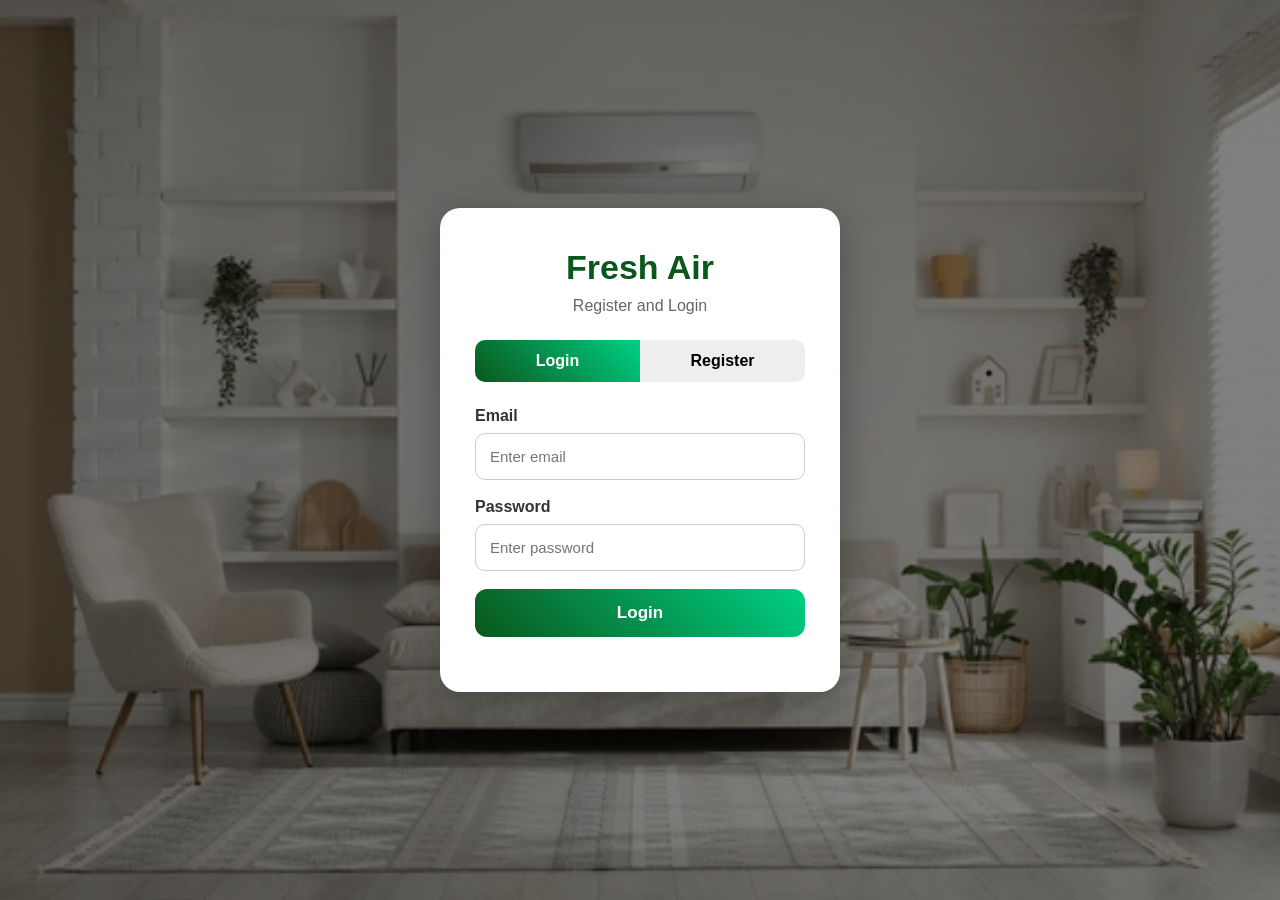
<file: index.html>
<!DOCTYPE html>
<html lang="en">
<head>
  <meta charset="UTF-8">
  <meta name="viewport" content="width=device-width, initial-scale=1.0">
  <title>Fresh Air</title>
  <link rel="stylesheet" href="style.css">
</head>
<body>

  
<header class="navbar">

  <div class="logo">
    <img src="images/logo.png" alt="Fresh Air">
    <span>Fresh Air</span>
  </div>

  <nav>
    <a href="index.html">Home</a>
    <a href="services.html">Services</a>
    <a href="about.html">About</a>
    <a href="contact.html">Contact</a>
  </nav>

  <div class="nav-buttons">

    <button onclick="logoutUser()" class="support-btn logout-btn">
      Logout
    </button>

    <a href="contact.html">
      <button class="support-btn">Get Support</button>
    </a>

  </div>

</header>

<section class="hero">
  <div class="hero-content">
    <h1>Breathable Comfort for Every Space</h1>
    <p>Expert HVAC solutions for homes and businesses</p>
    <a href="services.html"><button class="btn">View Services</button></a>
  </div>
</section>

<section class="section">
  <h1>Our Solutions</h1>
  <div class="cards">
    <div class="card"><img src="images/instal.png"><h2> AC Instalation</h2></div>
    <div class="card"><img src="images/maintainance.png"><h2>Maintenance & AMC </h2></div>
    <div class="card"><img src="images/VENTILATION.png"><h2>Heating & Ventilation </h2></div>
  </div>
</section>

<section class="section why">
  <img src="images/tech.webp">
  <div>
    <h2>Why Choose Us</h2>
    <ul>
      <li>Certified Experts</li>
      <li>24/7 Service</li>
      <li>Transparent Pricing</li>
    </ul>
  </div>
</section>

<footer>
  <p>© 2026 Fresh Air (Developed by sajal and keshav pathak)</p>
</footer>


<button id="openCalc" class="side-btn">ROI Calculator</button>

<div id="modalOverlay" class="modal-overlay">
    <div class="calculator-card">
        <span id="closeCalc" class="close-x">&times;</span>
        
        <h2>Energy Savings ROI</h2>
        <p>Estimate 10-year savings with a high-efficiency HVAC unit.</p>
        <hr>

        <div class="input-group">
            <label>Avg. Monthly Bill ($)</label>
            <input type="number" id="monthlyBill" placeholder="e.g. 2000">
        </div>
        
        <div class="input-group">
            <label>Age of Current Unit (Years)</label>
            <input type="number" id="unitAge" placeholder="e.g. 10">
        </div>

        <div class="input-group">
            <label>Forecast Period</label>
            <select id="years">
                <option value="5">5 Years</option>
                <option value="10" selected>10 Years</option>
                <option value="15">15 Years</option>
            </select>
        </div>
        
        <button id="calcBtn" class="calc-submit">Calculate Savings</button>
        
        <div id="resultArea" class="result-container" style="display: none;">
            <div id="savingsDisplay"></div>
        </div>
    </div>
</div>

<button id="chatToggle" class="chat-toggle-btn">
  💬 Chat Support
  <span class="notification-dot"></span>
</button>

<div id="chatPanel" class="chat-panel">

  <div class="chat-header">
    <h3>Fresh Air Assistant</h3>
    <span id="closeChat">&times;</span>
  </div>

<div class="chat-body" id="chatBody">

    <div class="bot-message">
      Hello 👋 <br>
      Welcome to Fresh Air HVAC Support.
    </div>

</div>

<div class="chat-input-area">
    <input type="text" id="chatInput" placeholder="Type your message...">
    <button id="sendMessage">Send</button>
</div>

</div>

<script src="script.js"></script>

<script>

  // If not logged in
  if(!localStorage.getItem("loggedInUser")){
    window.location.href = "login.html";
  }

  // Logout
  function logoutUser(){

    localStorage.removeItem("loggedInUser");

    window.location.href = "login.html";

  }

</script>
</body>
</html>
</file>
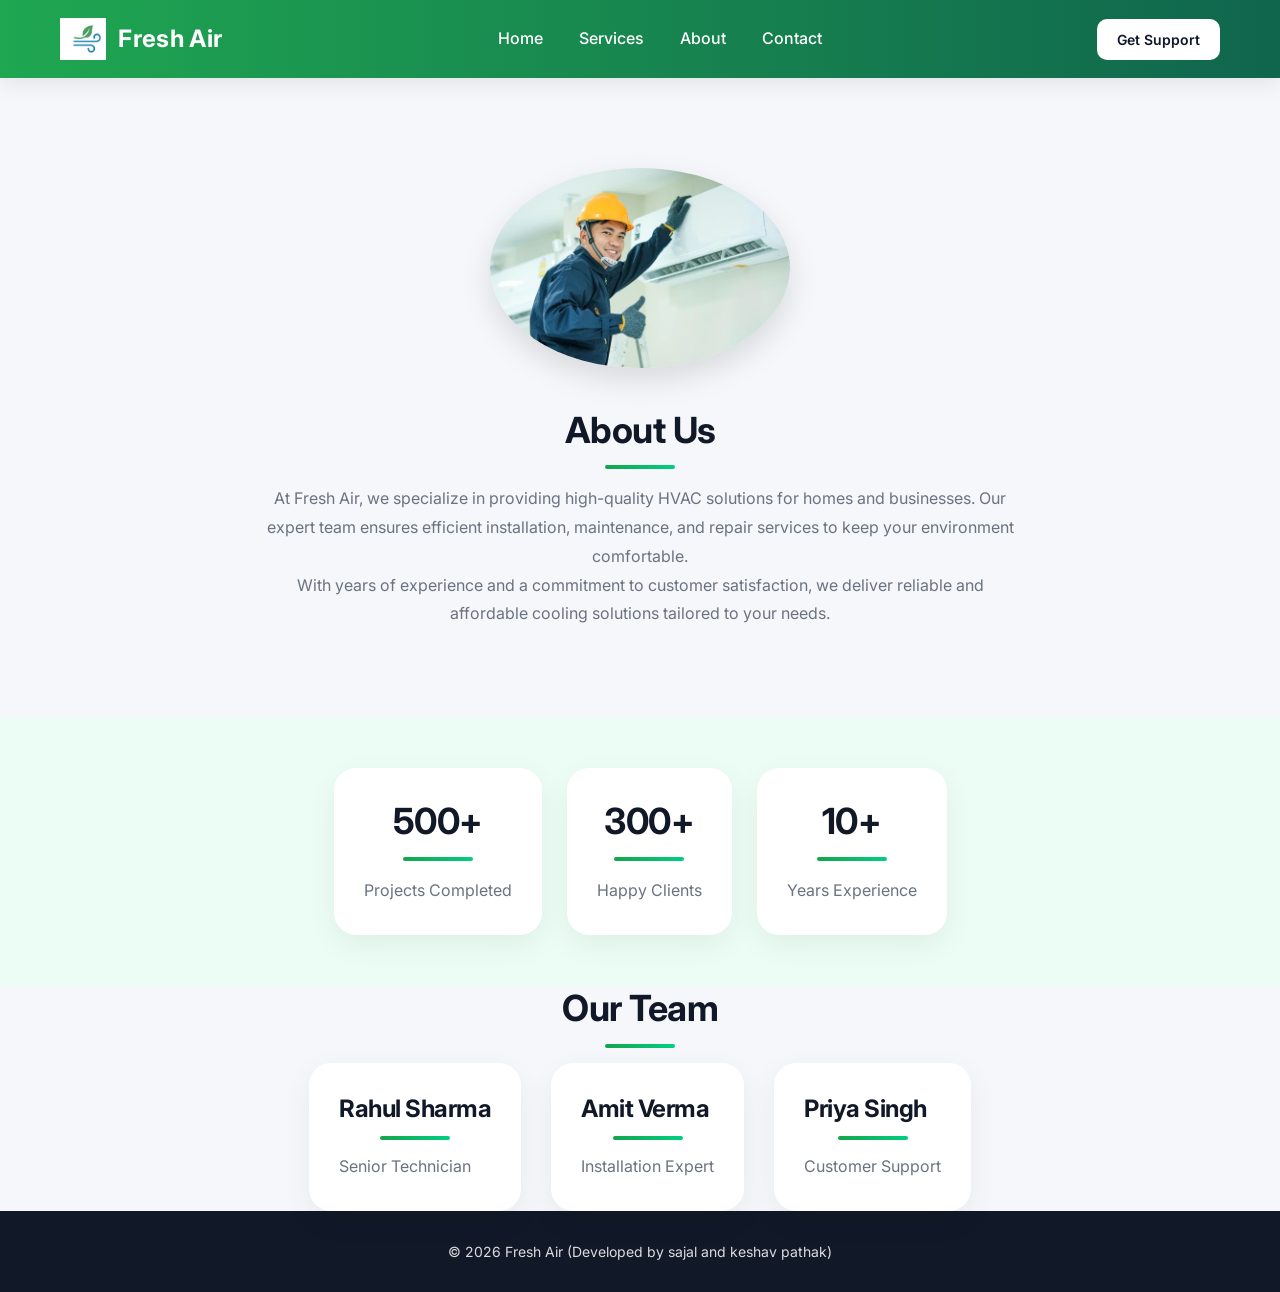
<file: about.html>
<!DOCTYPE html>
<html lang="en">
<head>
  <meta charset="UTF-8">
  <meta name="viewport" content="width=device-width, initial-scale=1.0">
  <title>About - Fresh Air</title>
  <link rel="stylesheet" href="style.css">
</head>
<body>

<!-- NAVBAR -->
<header class="navbar">
  <div class="logo">
    <img src="images/logo.png" alt="Fresh Air">
    <span>Fresh Air</span>
  </div>

  <nav>
    <a href="index.html">Home</a>
    <a href="services.html">Services</a>
    <a href="about.html">About</a>
    <a href="contact.html">Contact</a>
  </nav>

  <a href="contact.html">
  <button class="support-btn">Get Support</button>
</a>
</header>


<!-- ABOUT CONTENT -->
<section class="section about-container">

  <div class="about-image">
    <img src="images/tech.webp" alt="Our Team">
  </div>

  <div class="about-text">
    <h2>About Us</h2>
    <p>
      At Fresh Air, we specialize in providing high-quality HVAC solutions for homes 
      and businesses. Our expert team ensures efficient installation, maintenance, 
      and repair services to keep your environment comfortable.
    </p>

    <p>
      With years of experience and a commitment to customer satisfaction, 
      we deliver reliable and affordable cooling solutions tailored to your needs.
    </p>
  </div>

</section>

<!-- STATS -->
<section class="about-stats">
  <div class="stat-box">
    <h2>500+</h2>
    <p>Projects Completed</p>
  </div>
  <div class="stat-box">
    <h2>300+</h2>
    <p>Happy Clients</p>
  </div>
  <div class="stat-box">
    <h2>10+</h2>
    <p>Years Experience</p>
  </div>
</section>

<!-- TEAM -->
<section class="about-team">
  <h2>Our Team</h2>
  <div class="team-cards">

    <div class="team-card">
      <h3>Rahul Sharma</h3>
      <p>Senior Technician</p>
    </div>

    <div class="team-card">
      <h3>Amit Verma</h3>
      <p>Installation Expert</p>
    </div>

    <div class="team-card">
      <h3>Priya Singh</h3>
      <p>Customer Support</p>
    </div>

  </div>
</section>

<footer>
  <p>© 2026 Fresh Air (Developed by sajal and keshav pathak)</p>
</footer>

<script>

const cartBtn = document.getElementById("cartBtn");
const cartPanel = document.getElementById("cartPanel");
const closeCart = document.getElementById("closeCart");

const cartItems = document.getElementById("cartItems");
const cartTotal = document.getElementById("cartTotal");
const cartCount = document.getElementById("cartCount");

let total = 0;
let count = 0;

cartBtn.onclick = () => {
    cartPanel.classList.add("active");
}

closeCart.onclick = () => {
    cartPanel.classList.remove("active");
}

document.querySelectorAll(".add-cart").forEach(button => {

    button.addEventListener("click", () => {

        const name = button.dataset.name;
        const price = button.dataset.price;

        const item = document.createElement("div");

        item.classList.add("cart-item");

        item.innerHTML = `
            <h4>${name}</h4>
            <p>Price: ₹${price}</p>
        `;

        const emptyCart = document.querySelector(".empty-cart");

        if(emptyCart){
            emptyCart.remove();
        }

        cartItems.appendChild(item);

        total += Number(price);
        count++;

        cartTotal.innerText = total;
        cartCount.innerText = count;

        cartPanel.classList.add("active");

    });

});

</script>
</body>
</html>
</file>
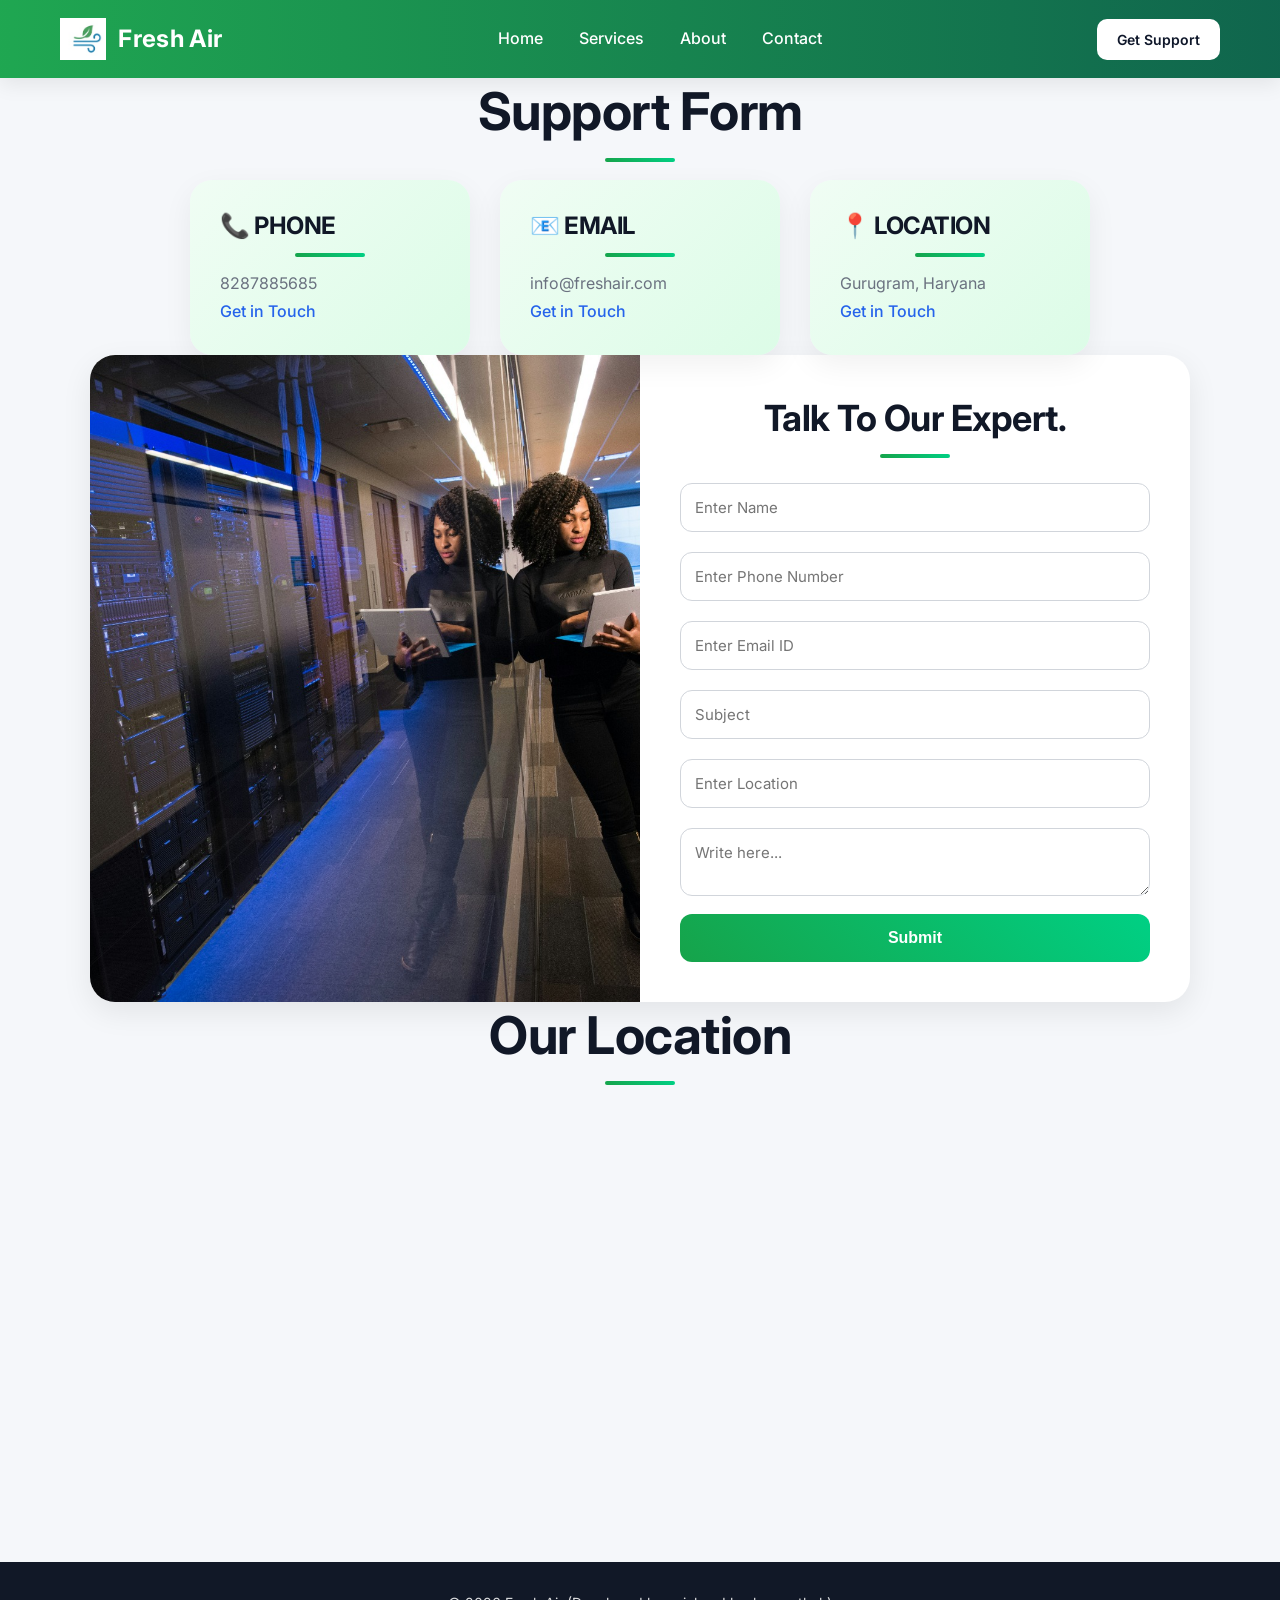
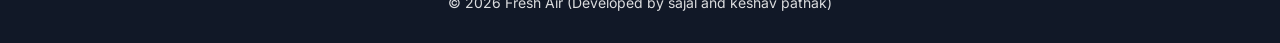
<file: contact.html>
<!DOCTYPE html>
<html lang="en">
<head>
  <meta charset="UTF-8">
  <meta name="viewport" content="width=device-width, initial-scale=1.0">
  <title>Contact</title>
  <link rel="stylesheet" href="style.css">
</head>
<body>
<header class="navbar">
  <div class="logo">
    
    <img src="images/logo.png" alt="Fresh Air">
    <span>Fresh Air</span>
  </div>

  <nav>
    <a href="index.html">Home</a>
    <a href="services.html">Services</a>
    <a href="about.html">About</a>
    <a href="contact.html">Contact</a>
  </nav>
<a href="contact.html">
  <button class="support-btn">Get Support</button>
</a>
</header>



<!-- Contact Section -->
<section class="contact-section">

  <h1 class="contact-title">Support Form</h1>

  <!-- Top Cards -->
  <div class="contact-cards">
    <div class="contact-card">
      <h3>📞 PHONE</h3>
      <p>8287885685</p>
      <a href="tel:8287885685">Get in Touch</a>
    </div>

    <div class="contact-card">
      <h3>📧 EMAIL</h3>
      <p>info@freshair.com</p>
      <a href="mailto:info@freshair.com">Get in Touch</a>
    </div>

    <div class="contact-card">
      <h3>📍 LOCATION</h3>
      <p>Gurugram, Haryana</p>
      <a href="https://maps.google.com/?q=Gurugram,Haryana" target="_blank">Get in Touch</a>
    </div>
  </div>

  <!-- Form + Image -->
  <div class="contact-container">

    <div class="contact-left">
      <img src="images/contact.jpeg" alt="">
    </div>

    <div class="contact-right">
      <h2>Talk To Our Expert.</h2>

      <form id="contactForm">

  <div class="row">
    <input type="text" id="name" placeholder="Enter Name" required>
    <input type="text" id="phone" placeholder="Enter Phone Number" required>
  </div>

  <input type="email" id="email" placeholder="Enter Email ID" required>

  <div class="row">
    <input type="text" id="subject" placeholder="Subject" required>
    <input type="text" id="location" placeholder="Enter Location" required>
  </div>

  <textarea id="message" placeholder="Write here..." required></textarea>

  <button type="submit">Submit</button>
</form>
    </div>

  </div>

</section>
<!-- Map Section -->
<section class="map-section">
  <h1>Our Location</h1>

  <div class="map-container">
    <iframe src="https://www.google.com/maps/embed?pb=!1m18!1m12!1m3!1d1875.3152219206895!2d77.03663386700124!3d28.632566588667586!2m3!1f0!2f0!3f0!3m2!1i1024!2i768!4f13.1!3m3!1m2!1s0x390d0515c5927d97%3A0xe5a4914966a7ac6d!2s116%2C%20R%20Block%20Rd%2C%20Block%20P%2C%20Mohan%20Garden%2C%20Razapur%20Khurd%2C%20Delhi%2C%20110059%2C%20India!5e0!3m2!1sen!2sus!4v1774587563175!5m2!1sen!2sus" width="600" height="450" style="border:0;" allowfullscreen="" loading="lazy" referrerpolicy="no-referrer-when-downgrade"></iframe>
  </div>
</section>
<footer>
  <p>© 2026 Fresh Air (Developed by sajal and keshav pathak)</p>
</footer>
<script>
document.getElementById("contactForm").addEventListener("submit", function(e) {
    e.preventDefault();

    // Create object
    const contactData = {
        name: document.getElementById("name").value,
        phone: document.getElementById("phone").value,
        email: document.getElementById("email").value,
        subject: document.getElementById("subject").value,
        location: document.getElementById("location").value,
        message: document.getElementById("message").value
    };

    // Get old data
    let contacts = JSON.parse(localStorage.getItem("contacts")) || [];

    // Add new data
    contacts.push(contactData);

    // Save back to localStorage
    localStorage.setItem("contacts", JSON.stringify(contacts));

    alert("Support request submitted successfully!");

    // Reset form
    document.getElementById("contactForm").reset();
});
</script>
</body>
</html>
</file>
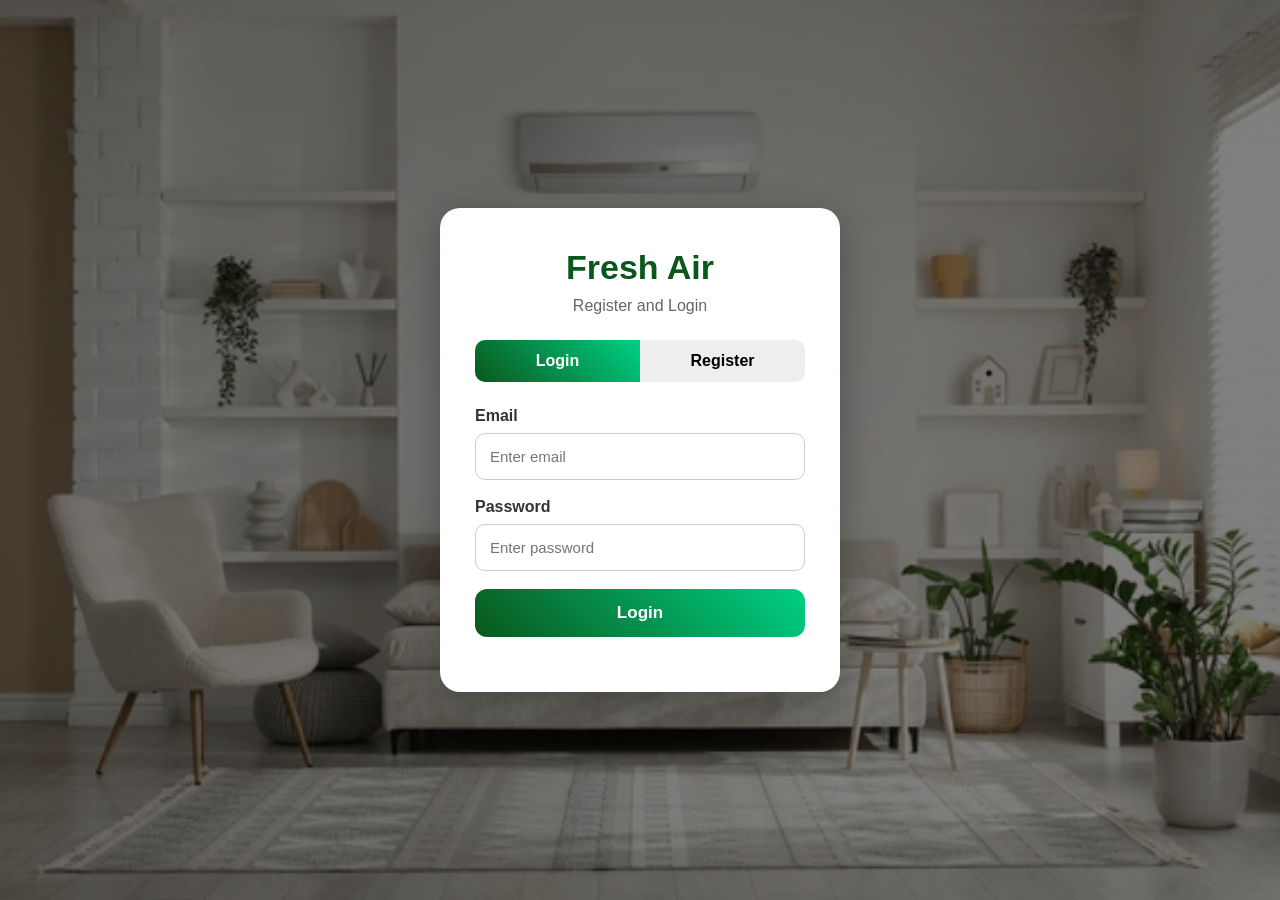
<file: login.html>
<!-- ================= LOGIN.HTML ================= -->

<!DOCTYPE html>
<html lang="en">
<head>
  <meta charset="UTF-8">
  <meta name="viewport" content="width=device-width, initial-scale=1.0">
  <title>Fresh Air Login</title>
  <style>

    *{
      margin:0;
      padding:0;
      box-sizing:border-box;
      font-family:'Poppins',sans-serif;
    }

    body{
      height:100vh;
      display:flex;
      justify-content:center;
      align-items:center;
      background:
      linear-gradient(rgba(0,0,0,0.5),rgba(0,0,0,0.5)),
      url('images/hero.jpg') center/cover no-repeat;
    }

    .container{
      width:400px;
      background:white;
      padding:40px 35px;
      border-radius:20px;
      box-shadow:0 10px 40px rgba(0,0,0,0.3);
    }

    h1{
      text-align:center;
      color:#0a571c;
      margin-bottom:10px;
      font-size:34px;
    }

    .subtitle{
      text-align:center;
      color:#666;
      margin-bottom:25px;
    }

    .tabs{
      display:flex;
      margin-bottom:25px;
      border-radius:10px;
      overflow:hidden;
    }

    .tab-btn{
      flex:1;
      padding:12px;
      border:none;
      cursor:pointer;
      font-size:16px;
      font-weight:600;
      background:#eee;
      transition:0.3s;
    }

    .tab-btn.active{
      background:linear-gradient(45deg,#0a571c,#00d084);
      color:white;
    }

    .form{
      display:none;
    }

    .form.active{
      display:block;
    }

    .input-box{
      margin-bottom:18px;
    }

    .input-box label{
      display:block;
      margin-bottom:8px;
      font-weight:600;
      color:#333;
    }

    .input-box input{
      width:100%;
      padding:14px;
      border:1px solid #ccc;
      border-radius:10px;
      font-size:15px;
      outline:none;
    }

    .input-box input:focus{
      border-color:#00d084;
      box-shadow:0 0 8px rgba(0,208,132,0.3);
    }

    .main-btn{
      width:100%;
      padding:14px;
      border:none;
      border-radius:12px;
      background:linear-gradient(45deg,#0a571c,#00d084);
      color:white;
      font-size:17px;
      font-weight:600;
      cursor:pointer;
      transition:0.3s;
    }

    .main-btn:hover{
      transform:translateY(-2px);
      box-shadow:0 8px 20px rgba(0,0,0,0.2);
    }

    .message{
      text-align:center;
      margin-top:15px;
      font-weight:600;
    }

    .success{
      color:green;
    }

    .error{
      color:red;
    }

  </style>
</head>
<body>

  <div class="container">

    <h1>Fresh Air</h1>
    <p class="subtitle">Register and Login</p>

    <div class="tabs">
      <button class="tab-btn active" onclick="showLogin()">Login</button>
      <button class="tab-btn" onclick="showRegister()">Register</button>
    </div>

    <!-- LOGIN FORM -->
    <div id="loginForm" class="form active">

      <div class="input-box">
        <label>Email</label>
        <input type="email" id="loginEmail" placeholder="Enter email">
      </div>

      <div class="input-box">
        <label>Password</label>
        <input type="password" id="loginPassword" placeholder="Enter password">
      </div>

      <button class="main-btn" onclick="loginUser()">
        Login
      </button>

    </div>

    <!-- REGISTER FORM -->
    <div id="registerForm" class="form">

      <div class="input-box">
        <label>Email</label>
        <input type="email" id="registerEmail" placeholder="Create email">
      </div>

      <div class="input-box">
        <label>Password</label>
        <input type="password" id="registerPassword" placeholder="Create password">
      </div>

      <button class="main-btn" onclick="registerUser()">
        Register
      </button>

    </div>

    <div id="message" class="message"></div>

  </div>

  <script>

    // If already logged in
    const loggedInUser =
    localStorage.getItem("loggedInUser");

    if(loggedInUser){
      window.location.href = "index.html";
    }

    // Get registered users
    let users =
    JSON.parse(localStorage.getItem("users")) || [];

    // Show Login
    function showLogin(){

      document.getElementById("loginForm")
      .classList.add("active");

      document.getElementById("registerForm")
      .classList.remove("active");

      document.querySelectorAll(".tab-btn")[0]
      .classList.add("active");

      document.querySelectorAll(".tab-btn")[1]
      .classList.remove("active");

    }

    // Show Register
    function showRegister(){

      document.getElementById("registerForm")
      .classList.add("active");

      document.getElementById("loginForm")
      .classList.remove("active");

      document.querySelectorAll(".tab-btn")[1]
      .classList.add("active");

      document.querySelectorAll(".tab-btn")[0]
      .classList.remove("active");

    }

    // Register User
    function registerUser(){

      const email =
      document.getElementById("registerEmail").value;

      const password =
      document.getElementById("registerPassword").value;

      const message =
      document.getElementById("message");

      if(email === "" || password === ""){

        message.innerHTML =
        "<span class='error'>Please fill all fields ❌</span>";

        return;

      }

      const userExists =
      users.find(user => user.email === email);

      if(userExists){

        message.innerHTML =
        "<span class='error'>Email already registered ❌</span>";

        return;

      }

      users.push({
        email: email,
        password: password
      });

      localStorage.setItem(
        "users",
        JSON.stringify(users)
      );

      message.innerHTML =
      "<span class='success'>Registration Successful ✅</span>";

      document.getElementById("registerEmail").value = "";
      document.getElementById("registerPassword").value = "";

      setTimeout(() => {
        showLogin();
      },1000);

    }

    // Login User
    function loginUser(){

      const email =
      document.getElementById("loginEmail").value;

      const password =
      document.getElementById("loginPassword").value;

      const message =
      document.getElementById("message");

      const validUser =
      users.find(user =>
        user.email === email &&
        user.password === password
      );

      if(validUser){

        localStorage.setItem(
          "loggedInUser",
          email
        );

        message.innerHTML =
        "<span class='success'>Login Successful ✅</span>";

        setTimeout(() => {
          window.location.href = "index.html";
        },1500);

      }

      else{

        message.innerHTML =
        "<span class='error'>Invalid Email or Password ❌</span>";

      }

    }

  </script>

</body>
</html>
</file>
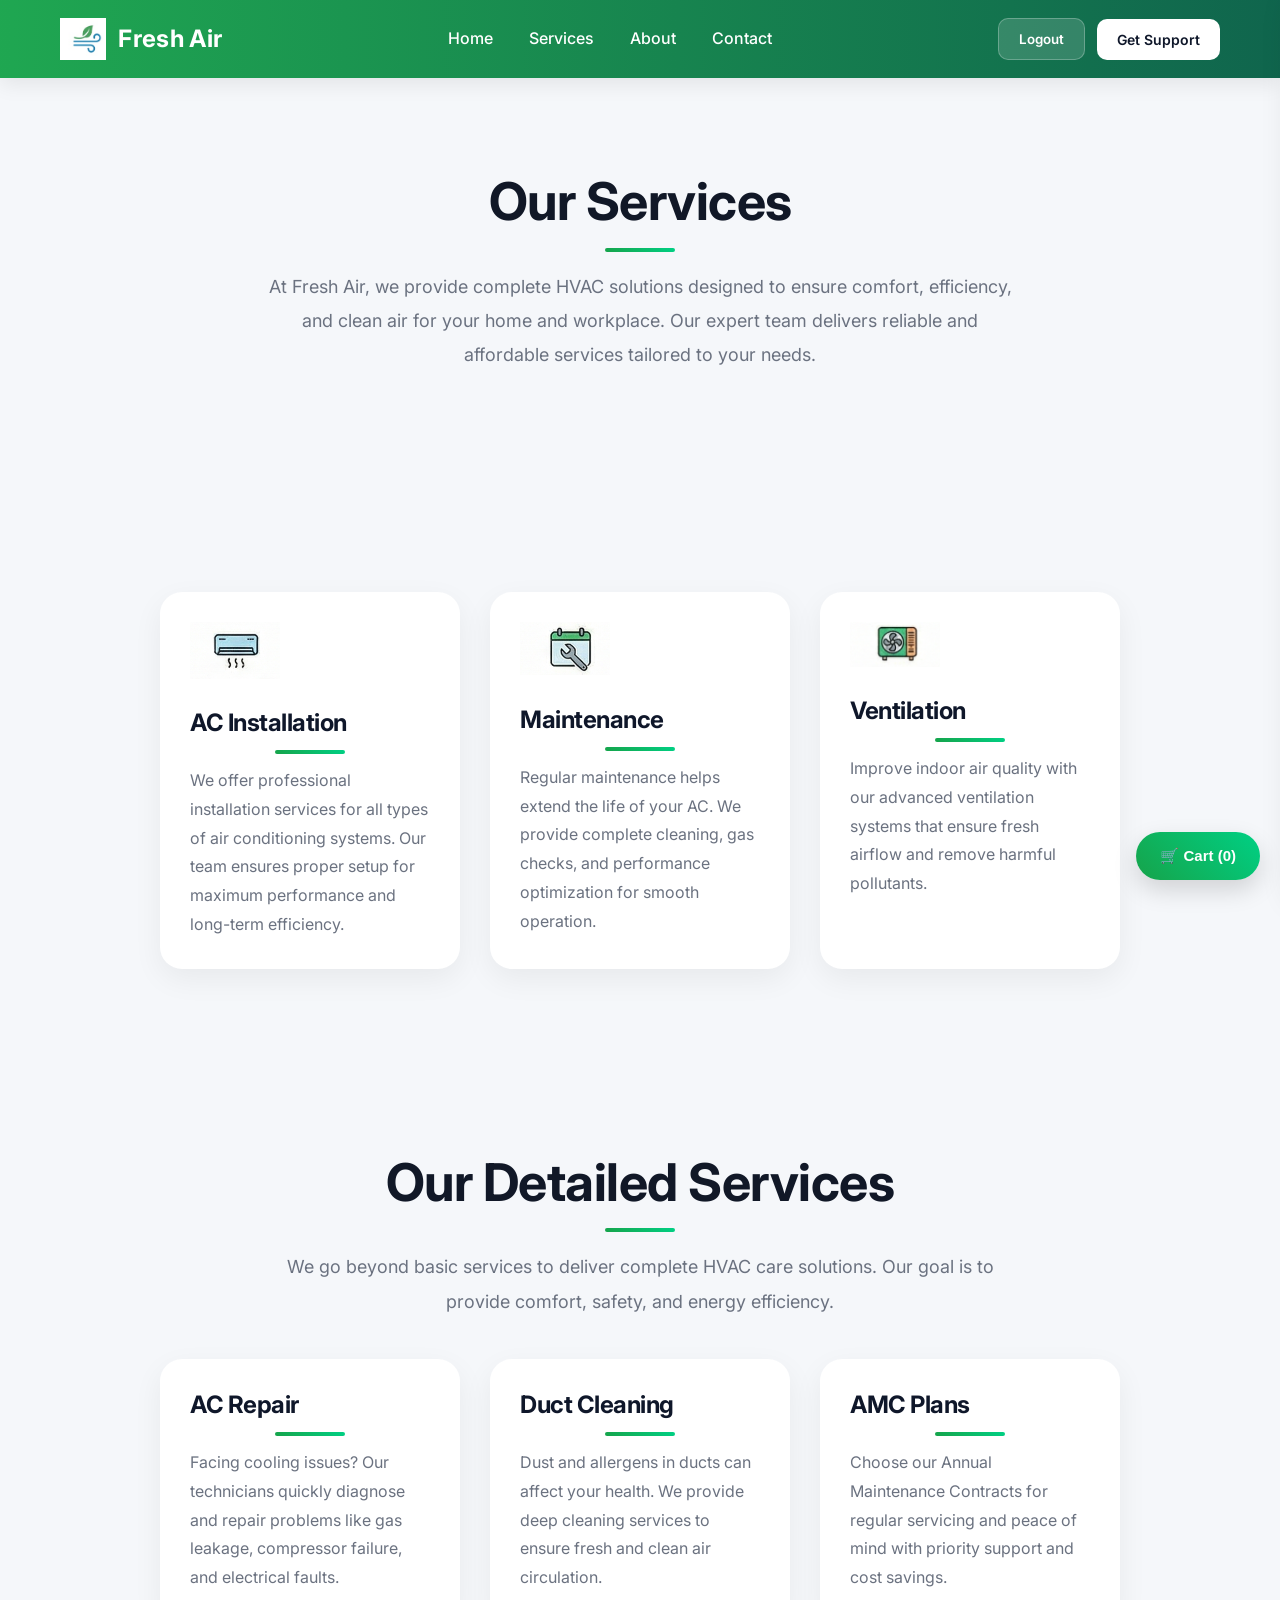
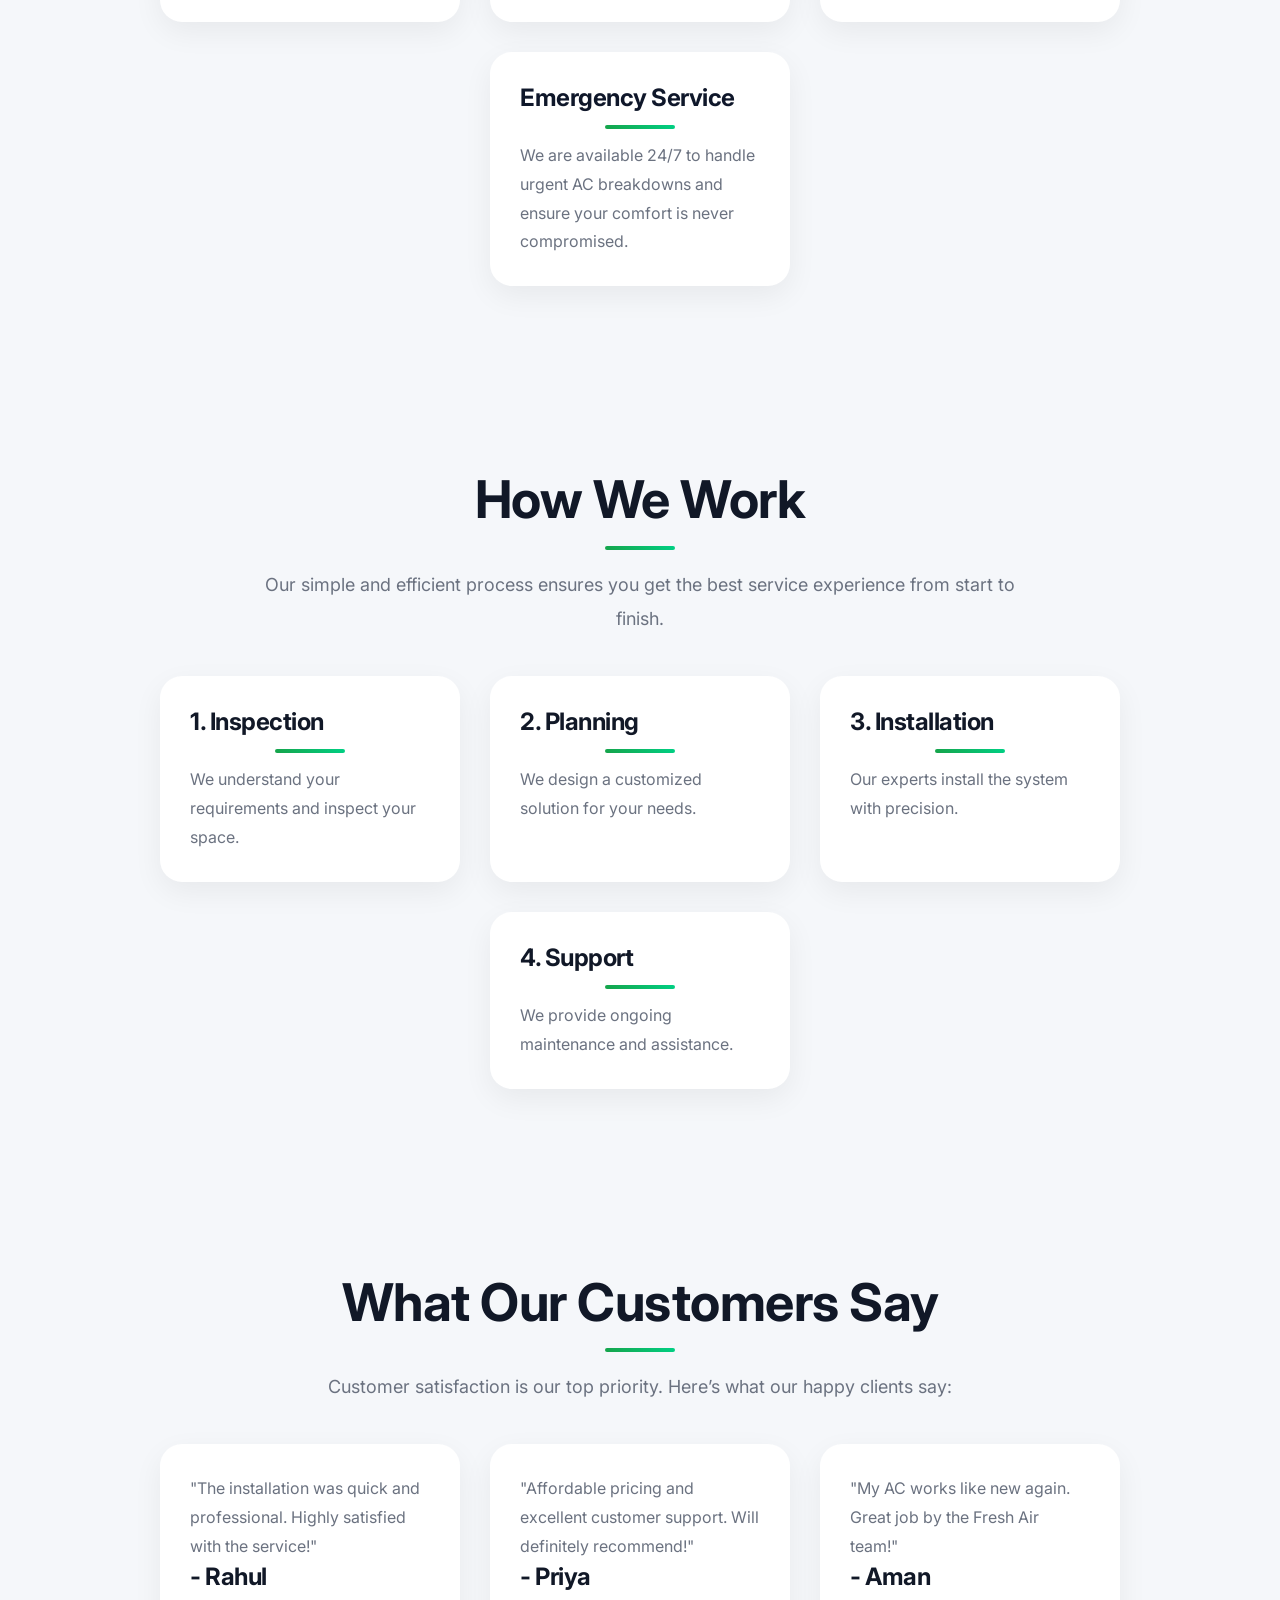
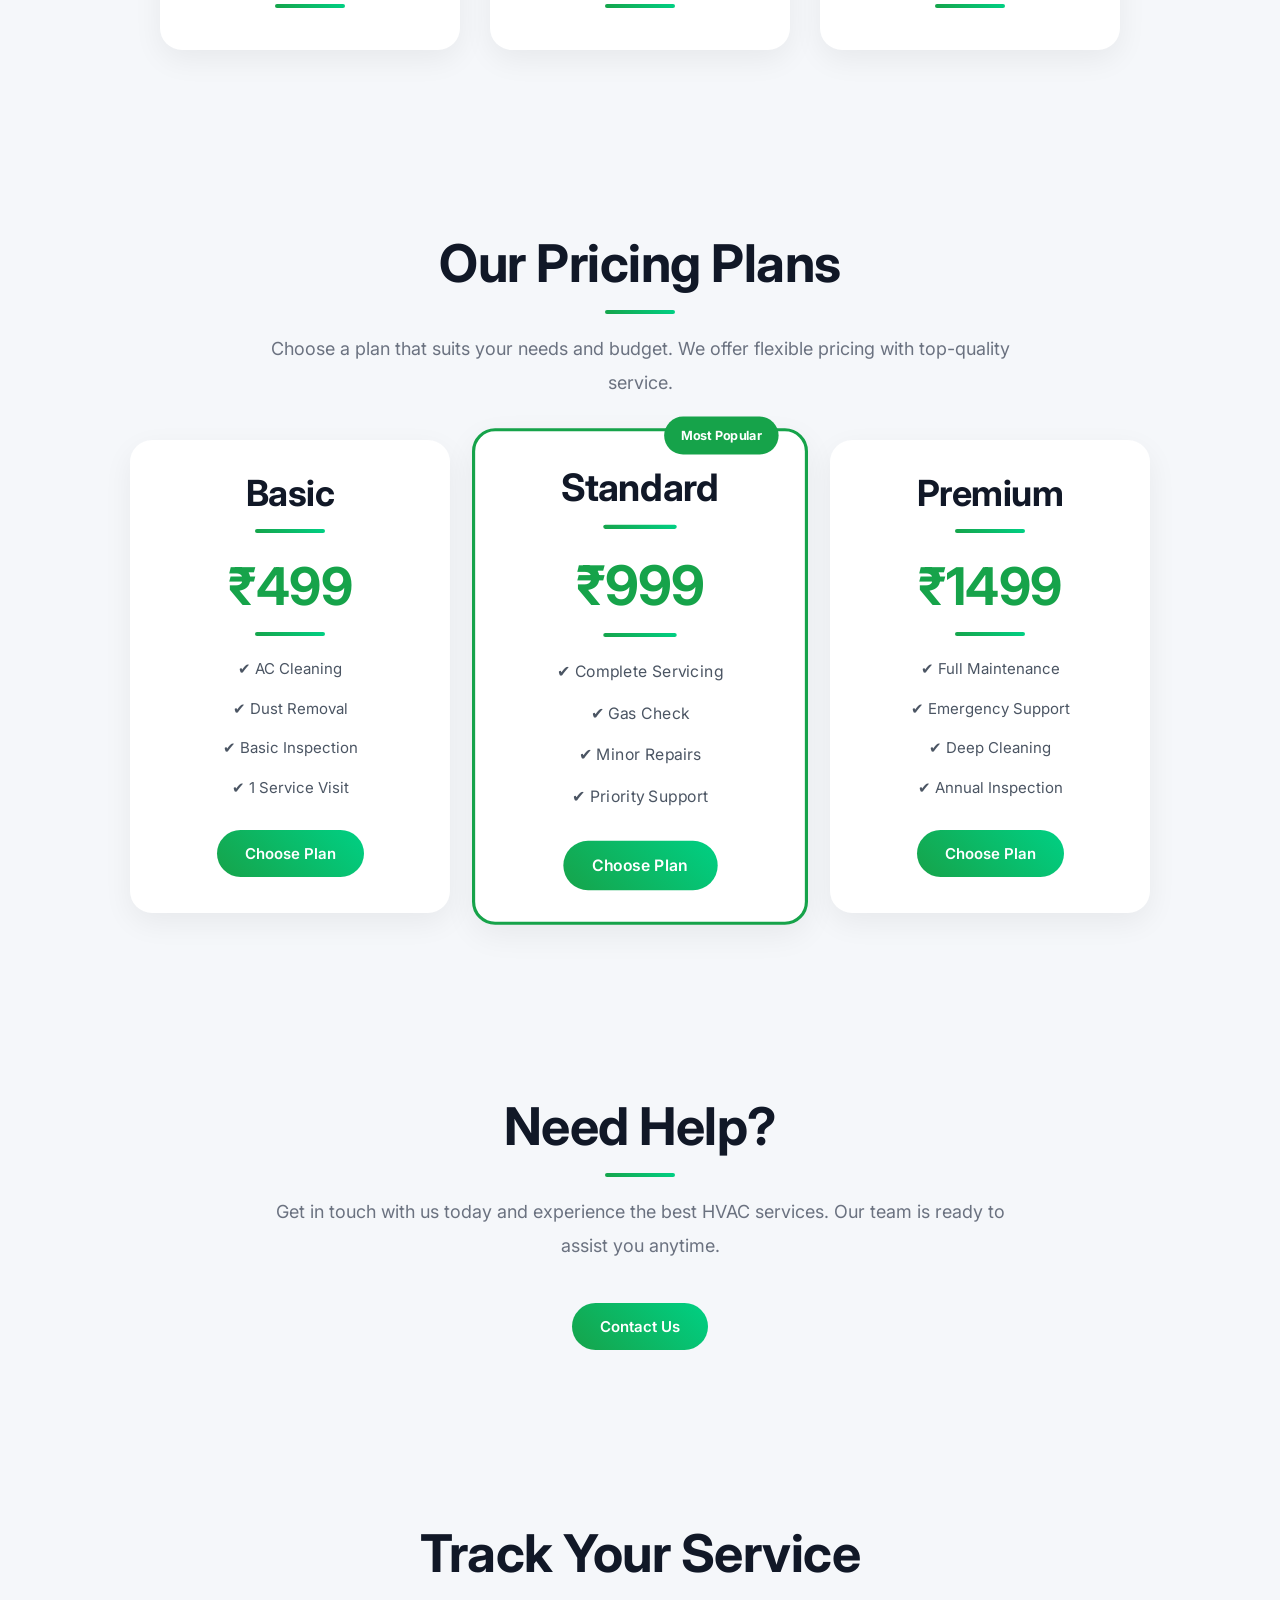
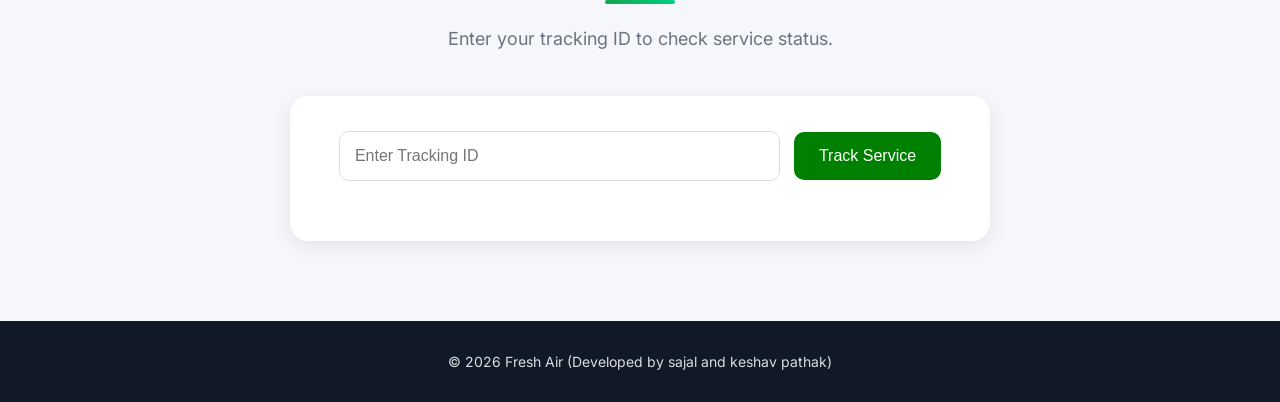
<file: services.html>
<!DOCTYPE html>
<html lang="en">
<head>
  <meta charset="UTF-8">
  <meta name="viewport" content="width=device-width, initial-scale=1.0">
  <title>Services - Fresh Air</title>
  <link rel="stylesheet" href="style.css">
</head>
<body>

<!-- Navbar -->
<header class="navbar">
  <div class="logo">
    <img src="images/logo.png">
    <span>Fresh Air</span>
  </div>

  <nav>
    <a href="index.html">Home</a>
    <a href="services.html">Services</a>
    <a href="about.html">About</a>
    <a href="contact.html">Contact</a>
  </nav>

  <div class="nav-buttons">
    <button class="logout-btn">Logout</button>
<a href="contact.html">
  <button class="support-btn">Get Support</button>
</a>
  </div>
</header>

<!-- ===== INTRO ===== -->
<section class="section">
  <h1>Our Services</h1>
  <p class="section-subtitle">
    At Fresh Air, we provide complete HVAC solutions designed to ensure comfort,
    efficiency, and clean air for your home and workplace. Our expert team delivers
    reliable and affordable services tailored to your needs.
  </p>
</section>

<!-- ===== MAIN SERVICES ===== -->
<section class="section">
  <div class="services-grid">

    <div class="service-card">
      <img src="images/instal.png">
      <h3>AC Installation</h3>
      <p>
        We offer professional installation services for all types of air conditioning
        systems. Our team ensures proper setup for maximum performance and long-term efficiency.
      </p>
    </div>

    <div class="service-card">
      <img src="images/maintainance.png">
      <h3>Maintenance</h3>
      <p>
        Regular maintenance helps extend the life of your AC. We provide complete cleaning,
        gas checks, and performance optimization for smooth operation.
      </p>
    </div>

    <div class="service-card">
      <img src="images/VENTILATION.png">
      <h3>Ventilation</h3>
      <p>
        Improve indoor air quality with our advanced ventilation systems that ensure
        fresh airflow and remove harmful pollutants.
      </p>
    </div>

  </div>
</section>

<!-- ===== DETAILED SERVICES ===== -->
<section class="section">
  <h1>Our Detailed Services</h1>
  <p class="section-subtitle">
    We go beyond basic services to deliver complete HVAC care solutions.
    Our goal is to provide comfort, safety, and energy efficiency.
  </p>

  <div class="services-grid">

    <div class="service-card">
      <h3>AC Repair</h3>
      <p>
        Facing cooling issues? Our technicians quickly diagnose and repair problems
        like gas leakage, compressor failure, and electrical faults.
      </p>
    </div>

    <div class="service-card">
      <h3>Duct Cleaning</h3>
      <p>
        Dust and allergens in ducts can affect your health. We provide deep cleaning
        services to ensure fresh and clean air circulation.
      </p>
    </div>

    <div class="service-card">
      <h3>AMC Plans</h3>
      <p>
        Choose our Annual Maintenance Contracts for regular servicing and peace of mind
        with priority support and cost savings.
      </p>
    </div>

    <div class="service-card">
      <h3>Emergency Service</h3>
      <p>
        We are available 24/7 to handle urgent AC breakdowns and ensure your comfort
        is never compromised.
      </p>
    </div>

  </div>
</section>

<!-- ===== PROCESS ===== -->
<section class="section">
  <h1>How We Work</h1>
  <p class="section-subtitle">
    Our simple and efficient process ensures you get the best service experience
    from start to finish.
  </p>

  <div class="cards">
    <div class="card">
      <h3>1. Inspection</h3>
      <p>We understand your requirements and inspect your space.</p>
    </div>

    <div class="card">
      <h3>2. Planning</h3>
      <p>We design a customized solution for your needs.</p>
    </div>

    <div class="card">
      <h3>3. Installation</h3>
      <p>Our experts install the system with precision.</p>
    </div>

    <div class="card">
      <h3>4. Support</h3>
      <p>We provide ongoing maintenance and assistance.</p>
    </div>
  </div>
</section>

<section class="section">
  <h1>What Our Customers Say</h1>
  <p class="section-subtitle">
    Customer satisfaction is our top priority. Here’s what our happy clients say:
  </p>

  <div class="cards">
    <div class="card">
      <p>
        "The installation was quick and professional. Highly satisfied with the service!"
      </p>
      <h3>- Rahul</h3>
    </div>

    <div class="card">
      <p>
        "Affordable pricing and excellent customer support. Will definitely recommend!"
      </p>
      <h3>- Priya</h3>
    </div>

    <div class="card">
      <p>
        "My AC works like new again. Great job by the Fresh Air team!"
      </p>
      <h3>- Aman</h3>
    </div>
  </div>
</section>

<!-- ===== PRICING ===== -->
<section class="section">

  <h1>Our Pricing Plans</h1>

  <p class="section-subtitle">
    Choose a plan that suits your needs and budget.
    We offer flexible pricing with top-quality service.
  </p>

  <div class="pricing-cards">

    <!-- BASIC -->
    <div class="pricing-card">

      <h2>Basic</h2>
      <h3>₹499</h3>

      <ul>
        <li>✔ AC Cleaning</li>
        <li>✔ Dust Removal</li>
        <li>✔ Basic Inspection</li>
        <li>✔ 1 Service Visit</li>
      </ul>

      <button class="btn add-cart"
              data-name="Basic Plan"
              data-price="499">
        Choose Plan
      </button>

    </div>

    <!-- STANDARD -->
    <div class="pricing-card popular">

      <span class="popular-tag">
        Most Popular
      </span>

      <h2>Standard</h2>
      <h3>₹999</h3>

      <ul>
        <li>✔ Complete Servicing</li>
        <li>✔ Gas Check</li>
        <li>✔ Minor Repairs</li>
        <li>✔ Priority Support</li>
      </ul>

      <button class="btn add-cart"
              data-name="Standard Plan"
              data-price="999">
        Choose Plan
      </button>

    </div>

    <!-- PREMIUM -->
    <div class="pricing-card">

      <h2>Premium</h2>
      <h3>₹1499</h3>

      <ul>
        <li>✔ Full Maintenance</li>
        <li>✔ Emergency Support</li>
        <li>✔ Deep Cleaning</li>
        <li>✔ Annual Inspection</li>
      </ul>

      <button class="btn add-cart"
              data-name="Premium Plan"
              data-price="1499">
        Choose Plan
      </button>

    </div>

  </div>

</section>

<!-- ===== CART BUTTON ===== -->

<button id="cartBtn" class="cart-btn">
  🛒 Cart (<span id="cartCount">0</span>)
</button>

<!-- ===== CART PANEL ===== -->

<div class="cart-panel" id="cartPanel">

  <div class="cart-header">

    <h2>Your Cart</h2>

    <span id="closeCart">&times;</span>

  </div>

  <div id="cartItems" class="cart-items">

    <p class="empty-cart">
      No plans selected
    </p>

  </div>

  <div class="cart-footer">

    <h3>
      Total: ₹<span id="cartTotal">0</span>
    </h3>

<button class="checkout-btn" id="checkoutBtn">
  Proceed to Checkout
</button>

  </div>

</div>
<!-- ===== CTA ===== -->
<section class="section">
  <h1>Need Help?</h1>
  <p class="section-subtitle">
    Get in touch with us today and experience the best HVAC services.
    Our team is ready to assist you anytime.
  </p>

  <div style="text-align:center;">
    <a href="contact.html">
      <button class="btn">Contact Us</button>
    </a>
  </div>
</section>
<!-- ===== TRACK SERVICE ===== -->

<section class="tracking-section">

  <h1>Track Your Service</h1>

  <p class="section-subtitle">
    Enter your tracking ID to check service status.
  </p>

  <div class="tracking-box">

    <input
      type="text"
      id="trackingInput"
      placeholder="Enter Tracking ID">

    <button onclick="trackService()">
      Track Service
    </button>

    <div id="trackingResult"></div>

  </div>

</section>

<!-- ===== FOOTER ===== -->

<footer>
  <p>© 2026 Fresh Air (Developed by sajal and keshav pathak)</p>
</footer>

<script>
document.addEventListener("DOMContentLoaded", () => {

    // ELEMENTS 

    const cartBtn =
      document.getElementById("cartBtn");

    const cartPanel =
      document.getElementById("cartPanel");

    const closeCart =
      document.getElementById("closeCart");

    const cartItems =
      document.getElementById("cartItems");

    const cartTotal =
      document.getElementById("cartTotal");

    const cartCount =
      document.getElementById("cartCount");

    const checkoutBtn =
      document.getElementById("checkoutBtn");

    const logoutBtn =
      document.querySelector(".logout-btn");

    // LOGOUT 

    logoutBtn.addEventListener("click", () => {

        localStorage.removeItem("loggedInUser");

        alert("Logged Out Successfully");

        window.location.href = "login.html";

    });

    //  LOCAL STORAGE

    let cart =
      JSON.parse(localStorage.getItem("cart")) || [];

    //  OPEN CART 

    cartBtn.addEventListener("click", () => {

        cartPanel.classList.add("active");

    });

    //  CLOSE CART 

    closeCart.addEventListener("click", () => {

        cartPanel.classList.remove("active");

    });

    // ================= RENDER CART =================

    function renderCart(){

        cartItems.innerHTML = "";

        let total = 0;

        if(cart.length === 0){

            cartItems.innerHTML = `

              <p class="empty-cart">

                No plans selected

              </p>

            `;

        }

        cart.forEach((item, index) => {

            total += item.price;

            const div =
              document.createElement("div");

            div.classList.add("cart-item");

            div.innerHTML = `

              <div class="cart-item-top">

                <div>

                  <h4>${item.name}</h4>

                  <p>

                    Price: ₹${item.price}

                  </p>

                </div>

                <button class="remove-btn"
                        data-index="${index}">

                  ✖

                </button>

              </div>

            `;

            cartItems.appendChild(div);

        });

        // UPDATE TOTAL + COUNT

        cartTotal.innerText = total;

        cartCount.innerText = cart.length;

        // SAVE

        localStorage.setItem(
          "cart",
          JSON.stringify(cart)
        );

        // REMOVE ITEM

        document.querySelectorAll(".remove-btn")
        .forEach(btn => {

            btn.addEventListener("click", () => {

                const index =
                  btn.dataset.index;

                cart.splice(index, 1);

                renderCart();

            });

        });

    }

    // INITIAL RENDER

    renderCart();

    // ================= ADD TO CART =================

    document.querySelectorAll(".add-cart")
    .forEach(button => {

        button.addEventListener("click", () => {

            const name =
              button.dataset.name;

            const price =
              Number(button.dataset.price);

            // PREVENT DUPLICATES

            const exists =
              cart.some(item =>
                item.name === name
              );

            if(exists){

                alert("Plan already added");

                return;

            }

            // ADD

            cart.push({
                name,
                price
            });

            renderCart();

            cartPanel.classList.add("active");

        });

    });

    // ================= CHECKOUT =================

    checkoutBtn.addEventListener("click", () => {

        if(cart.length === 0){

            alert("Your cart is empty");

            return;

        }

        let total = 0;

        cart.forEach(item => {

            total += item.price;

        });

        // ================= RAZORPAY =================

        const options = {

            key: "rzp_test_SsVoFOWJzITPmJ",

            amount: total * 100,

            currency: "INR",

            name: "Fresh Air HVAC",

            description: "HVAC Service Booking",

            image: "images/logo.png",

            // ================= SUCCESS =================

            handler: function(response){

                // TRACKING ID

                const trackingID =
                  "FA" +
                  Math.floor(Math.random() * 100000);

                // SAVE SERVICE

                const serviceData = {

                    trackingID:
                      trackingID,

                    paymentID:
                      response.razorpay_payment_id,

                    plans:
                      cart,

                    total:
                      total,

                    status:
                      "Technician Assigned",

                    date:
                      new Date().toLocaleString()

                };

                let services =
                  JSON.parse(
                    localStorage.getItem("services")
                  ) || [];

                services.push(serviceData);

                localStorage.setItem(
                  "services",
                  JSON.stringify(services)
                );

alert(
  "Payment Successful ✅\n\n" +
  "Tracking ID: " + trackingID +
  "\n\nUse this ID in Track Your Service section."
);

// SHOW TRACKING DETAILS INSIDE TRACK SECTION

const trackingResult =
  document.getElementById("trackingResult");

trackingResult.innerHTML = `

  <div class="success-box">

    <h2>
      Booking Confirmed ✅
    </h2>

    <p>
      <strong>Tracking ID:</strong>
      ${trackingID}
    </p>

    <p>
      <strong>Payment ID:</strong>
      ${response.razorpay_payment_id}
    </p>

    <p>
      <strong>Status:</strong>
      Technician Assigned
    </p>

    <p>
      Use this Tracking ID for future tracking.
    </p>

  </div>

`;
// CLEAR CART

                cart = [];

                renderCart();

            },

            // PREFILL

            prefill: {

                name:
                  localStorage.getItem("loggedInUser")
                  || "Customer",

                email:
                  "customer@gmail.com",

                contact:
                  "9999999999"

            },

            // UPI DISPLAY

            config: {

                display: {

                    blocks: {

                        upi: {

                            name:
                              "Pay Using UPI",

                            instruments: [

                                {
                                    method: "upi"
                                }

                            ]

                        }

                    },

                    sequence:
                      ["block.upi"],

                    preferences: {

                        show_default_blocks:
                          true

                    }

                }

            },

            // THEME

            theme: {

                color: "#0d6efd"

            }

        };

        const rzp =
          new Razorpay(options);

        rzp.open();

    });

});
// ================= TRACK SERVICE =================

function trackService(){

    const input =
      document.getElementById("trackingInput").value;

    const result =
      document.getElementById("trackingResult");

    const services =
      JSON.parse(localStorage.getItem("services")) || [];

    // EMPTY INPUT

    if(input === ""){

        result.innerHTML = `

          <span style="color:red;">

            Please Enter Tracking ID

          </span>

        `;

        return;

    }

    // FIND SERVICE

    const found =
      services.find(service =>
        service.trackingID === input
      );

    // FOUND

    if(found){

        result.innerHTML = `

          <h3>

            Tracking ID:
            ${found.trackingID}

          </h3>

          <p>

            Status:

            <span class="status">

              ${found.status}

            </span>

          </p>

          <p>

            Total Paid:
            ₹${found.total}

          </p>

          <p>

            Booking Date:
            ${found.date}

          </p>

          <p>

            Payment ID:
            ${found.paymentID}

          </p>

        `;

    }

    // NOT FOUND

    else{

        result.innerHTML = `

          <span style="color:red;">

            Tracking ID Not Found

          </span>

        `;

    }

}

</script>
<script src="https://checkout.razorpay.com/v1/checkout.js"></script>
</body>
</html>
</file>
<file: style.css>
/* ===== GOOGLE FONT ===== */
@import url('https://fonts.googleapis.com/css2?family=Inter:wght@300;400;500;600;700;800&display=swap');

/* ===== GLOBAL ===== */

*{
    margin:0;
    padding:0;
    box-sizing:border-box;
}

html{
    scroll-behavior:smooth;
}

body{
    font-family:'Inter',sans-serif;
    background:#f5f7fa;
    color:#1f2937;
    line-height:1.7;
    font-size:16px;
    overflow-x:hidden;
    -webkit-font-smoothing:antialiased;
}

/* ===== HEADINGS ===== */

h1,h2,h3,h4,h5,h6{
    font-family:'Inter',sans-serif;
    font-weight:700;
    color:#111827;
    line-height:1.3;
    letter-spacing:-0.5px;
}

h1{
    font-size:52px;
    text-align:center;
    margin-bottom:18px;
}

h2{
    font-size:36px;
    text-align:center;
    margin-bottom:15px;
}

h3{
    font-size:24px;
    margin-bottom:12px;
}

h1::after,
h2::after,
h3::after{
    content:"";
    width:70px;
    height:4px;
    background:linear-gradient(45deg,#16a34a,#00d084);
    display:block;
    margin:12px auto 0;
    border-radius:10px;
}

/* ===== TEXT ===== */

p{
    font-size:16px;
    color:#6b7280;
    line-height:1.8;
}

.section-subtitle{
    max-width:760px;
    margin:0 auto 40px;
    text-align:center;
    font-size:18px;
    color:#6b7280;
    line-height:1.9;
}

/* ===== NAVBAR ===== */

.navbar{
    display:flex;
    justify-content:space-between;
    align-items:center;
    padding:18px 60px;
    background:linear-gradient(
        90deg,
        rgba(22,163,74,0.96),
        rgba(6,95,70,0.96)
    );
    position:sticky;
    top:0;
    z-index:1000;
    backdrop-filter:blur(12px);
    box-shadow:0 6px 20px rgba(0,0,0,0.08);
}

.logo{
    display:flex;
    align-items:center;
    gap:12px;
}

.logo img{
    height:42px;
}

.logo span{
    color:white;
    font-size:24px;
    font-weight:700;
    letter-spacing:0.3px;
}

nav a{
    text-decoration:none;
    color:white;
    margin:0 16px;
    font-size:16px;
    font-weight:500;
    position:relative;
}

nav a::after{
    content:"";
    position:absolute;
    left:0;
    bottom:-6px;
    width:0%;
    height:2px;
    background:white;
    transition:0.3s ease;
}

nav a:hover::after{
    width:100%;
}

.nav-buttons{
    display:flex;
    align-items:center;
    gap:12px;
}

/* ===== BUTTONS ===== */

.btn,
.support-btn,
.login-btn,
.logout-btn,
.checkout-btn{
    border:none;
    cursor:pointer;
    font-family:'Inter',sans-serif;
    font-weight:600;
    transition:0.3s ease;
}

.btn{
    padding:14px 28px;
    border-radius:40px;
    background:linear-gradient(45deg,#16a34a,#00d084);
    color:white;
    font-size:15px;
}

.btn:hover{
    transform:translateY(-3px);
    box-shadow:0 10px 20px rgba(22,163,74,0.25);
}

.support-btn{
    padding:12px 20px;
    border-radius:10px;
    background:white;
    color:#0f172a;
    font-size:14px;
}

.support-btn:hover{
    background:#f3f4f6;
}

.logout-btn{
    padding:12px 20px;
    border-radius:10px;
    background:rgba(255,255,255,0.15);
    color:white;
    border:1px solid rgba(255,255,255,0.25);
}

.logout-btn:hover{
    background:rgba(255,255,255,0.25);
}

.login-btn{
    padding:12px 20px;
    border-radius:10px;
    background:white;
    color:#0f172a;
}

/* ===== HERO ===== */

.hero{
    min-height:100vh;
    background:
    linear-gradient(rgba(0,0,0,0.45),rgba(0,0,0,0.45)),
    url('images/hero.jpg') center/cover no-repeat;
    display:flex;
    justify-content:center;
    align-items:center;
    text-align:center;
    padding:40px;
}

.hero-content{
    max-width:850px;
}

.hero h1{
    color:white;
    font-size:72px;
    font-weight:800;
}

.hero p{
    color:rgba(255,255,255,0.92);
    font-size:20px;
    margin:25px 0;
}

/* ===== SECTION ===== */

.section{
    padding:90px 25px;
}

/* ===== CARDS ===== */

.cards,
.services-grid,
.contact-cards,
.team-cards,
.pricing-cards{
    display:flex;
    justify-content:center;
    gap:30px;
    flex-wrap:wrap;
}

.card,
.service-card,
.contact-card,
.team-card,
.stat-box,
.pricing-card{
    background:white;
    border-radius:22px;
    padding:30px;
    box-shadow:0 10px 30px rgba(0,0,0,0.06);
    transition:0.35s ease;
}

.card:hover,
.service-card:hover,
.contact-card:hover,
.pricing-card:hover{
    transform:translateY(-12px);
    box-shadow:0 20px 45px rgba(0,0,0,0.12);
}

.card,
.service-card{
    width:300px;
}

.service-card img{
    width:90px;
    margin-bottom:20px;
}

.service-card h3{
    color:#0f172a;
}

.service-card p{
    margin-top:12px;
}

.contact-card{
    width:280px;
    background:linear-gradient(135deg,#f0fdf4,#dcfce7);
}

.contact-card a{
    text-decoration:none;
    color:#2563eb;
    font-weight:500;
}

/* ===== WHY SECTION ===== */

.why{
    display:flex;
    justify-content:center;
    align-items:center;
    gap:50px;
    flex-wrap:wrap;
}

.why img{
    width:340px;
    border-radius:20px;
}

.why li{
    margin:15px 0;
    list-style:none;
    font-size:16px;
    color:#4b5563;
}

.why li::before{
    content:"✔ ";
    color:#16a34a;
    font-weight:bold;
}

/* ===== CONTACT ===== */

.contact-container{
    display:flex;
    max-width:1100px;
    margin:auto;
    background:white;
    border-radius:25px;
    overflow:hidden;
    box-shadow:0 10px 30px rgba(0,0,0,0.08);
}

.contact-left,
.contact-right{
    width:50%;
}

.contact-left img{
    width:100%;
    height:100%;
    object-fit:cover;
}

.contact-right{
    padding:40px;
}

.contact-right input,
.contact-right textarea{
    width:100%;
    padding:14px;
    margin:10px 0;
    border-radius:12px;
    border:1px solid #d1d5db;
    font-size:15px;
    outline:none;
    font-family:'Inter',sans-serif;
}

.contact-right input:focus,
.contact-right textarea:focus{
    border-color:#16a34a;
    box-shadow:0 0 0 4px rgba(22,163,74,0.15);
}

.contact-right button{
    width:100%;
    padding:15px;
    border:none;
    border-radius:12px;
    background:linear-gradient(45deg,#16a34a,#00d084);
    color:white;
    font-size:16px;
    font-weight:600;
    cursor:pointer;
}

/* ===== ABOUT ===== */

.about-container{
    display:flex;
    flex-direction:column;
    align-items:center;
    text-align:center;
    max-width:900px;
    margin:auto;
    gap:30px;
}

.about-image img{
    width:300px;
    border-radius:50%;
    box-shadow:0 12px 30px rgba(0,0,0,0.12);
}

.about-image img:hover{
    transform:scale(1.04);
}

.about-text p{
    max-width:760px;
}

/* ===== STATS ===== */

.about-stats{
    display:flex;
    justify-content:center;
    gap:25px;
    flex-wrap:wrap;
    padding:50px 20px;
    background:#ecfdf5;
}

/* ===== MAP ===== */

.map-container iframe{
    width:100%;
    height:450px;
    border:none;
}

/* ===== PRICING ===== */

.pricing-card{
    width:320px;
    text-align:center;
    position:relative;
}

.pricing-card h2{
    color:#111827;
}

.pricing-card h3{
    font-size:52px;
    color:#16a34a;
    margin:20px 0;
}

.pricing-card ul{
    list-style:none;
    margin-bottom:30px;
}

.pricing-card ul li{
    margin:14px 0;
    color:#4b5563;
    font-size:15px;
}

.popular{
    border:3px solid #16a34a;
    transform:scale(1.05);
}

.popular-tag{
    position:absolute;
    top:-14px;
    right:25px;
    background:#16a34a;
    color:white;
    padding:8px 16px;
    border-radius:30px;
    font-size:12px;
    font-weight:700;
}

/* ===== CART ===== */

.cart-btn{
    position:fixed;
    right:20px;
    bottom:20px;
    padding:15px 24px;
    border:none;
    border-radius:50px;
    background:linear-gradient(45deg,#16a34a,#00d084);
    color:white;
    cursor:pointer;
    z-index:999;
    font-size:15px;
    font-weight:600;
    box-shadow:0 10px 25px rgba(0,0,0,0.15);
}

.cart-panel{
    position:fixed;
    top:0;
    right:-420px;
    width:400px;
    height:100vh;
    background:white;
    z-index:3000;
    display:flex;
    flex-direction:column;
    transition:0.4s ease;
    box-shadow:-8px 0 30px rgba(0,0,0,0.12);
}

.cart-panel.active{
    right:0;
}

.cart-header{
    padding:22px;
    background:linear-gradient(45deg,#16a34a,#00d084);
    color:white;
    display:flex;
    justify-content:space-between;
    align-items:center;
}

.cart-header h2{
    color:white;
    margin:0;
}

.cart-header h2::after{
    display:none;
}

#closeCart{
    font-size:30px;
    cursor:pointer;
}

.cart-items{
    flex:1;
    overflow-y:auto;
    padding:20px;
}

.cart-item{
    background:#f9fafb;
    border-radius:16px;
    padding:18px;
    margin-bottom:18px;
    border:1px solid #e5e7eb;
}

.cart-item-top{
    display:flex;
    justify-content:space-between;
    align-items:center;
}

.cart-item h4{
    color:#111827;
    margin-bottom:6px;
}

.remove-btn{
    border:none;
    background:#ef4444;
    color:white;
    width:34px;
    height:34px;
    border-radius:50%;
    cursor:pointer;
    font-size:14px;
}

.cart-footer{
    padding:22px;
    border-top:1px solid #e5e7eb;
}

.checkout-btn{
    width:100%;
    padding:15px;
    border-radius:14px;
    background:linear-gradient(45deg,#16a34a,#00d084);
    color:white;
    margin-top:15px;
    font-size:16px;
}

.empty-cart{
    text-align:center;
    margin-top:40px;
    color:#6b7280;
}

/* ===== CHAT ===== */

.chat-toggle-btn{
    position:fixed;
    right:20px;
    bottom:90px;
    padding:15px 24px;
    border:none;
    border-radius:50px;
    background:linear-gradient(45deg,#16a34a,#00d084);
    color:white;
    cursor:pointer;
    z-index:999;
    box-shadow:0 10px 25px rgba(0,0,0,0.15);
}

.chat-panel{
    position:fixed;
    top:0;
    right:-400px;
    width:380px;
    height:100vh;
    background:white;
    z-index:2000;
    display:flex;
    flex-direction:column;
    transition:0.4s ease;
    box-shadow:-8px 0 30px rgba(0,0,0,0.12);
}

.chat-panel.active{
    right:0;
}

.chat-header{
    background:linear-gradient(45deg,#16a34a,#00d084);
    color:white;
    padding:20px;
    display:flex;
    justify-content:space-between;
    align-items:center;
}

.chat-header h3{
    color:white;
    margin:0;
}

.chat-header h3::after{
    display:none;
}

#closeChat{
    font-size:28px;
    cursor:pointer;
}

.chat-body{
    flex:1;
    overflow-y:auto;
    padding:20px;
    background:#f5f7fa;
}

.bot-message,
.user-message{
    padding:14px 18px;
    border-radius:18px;
    margin-bottom:15px;
    width:fit-content;
    max-width:80%;
    font-size:14px;
}

.bot-message{
    background:white;
    box-shadow:0 4px 15px rgba(0,0,0,0.06);
}

.user-message{
    background:#16a34a;
    color:white;
    margin-left:auto;
}

.chat-input-area{
    display:flex;
    padding:15px;
    border-top:1px solid #e5e7eb;
    background:white;
}

.chat-input-area input{
    flex:1;
    padding:14px;
    border:1px solid #d1d5db;
    border-radius:40px;
    outline:none;
    font-family:'Inter',sans-serif;
}

.chat-input-area button{
    margin-left:10px;
    padding:14px 18px;
    border:none;
    border-radius:40px;
    background:#16a34a;
    color:white;
    cursor:pointer;
}

/* ===== CALCULATOR ===== */

.side-btn{
    position:fixed;
    right:20px;
    bottom:160px;
    padding:15px 24px;
    border:none;
    border-radius:50px;
    background:linear-gradient(45deg,#16a34a,#00d084);
    color:white;
    cursor:pointer;
    z-index:999;
}

.modal-overlay{
    display:none;
    position:fixed;
    top:0;
    left:0;
    width:100%;
    height:100%;
    background:rgba(0,0,0,0.6);
    backdrop-filter:blur(8px);
    justify-content:center;
    align-items:center;
    z-index:5000;
}

.calculator-card{
    background:white;
    padding:35px;
    border-radius:24px;
    width:90%;
    max-width:420px;
    position:relative;
}

.close-x{
    position:absolute;
    top:15px;
    right:18px;
    font-size:28px;
    cursor:pointer;
}

.input-group{
    margin-bottom:18px;
}

.input-group label{
    display:block;
    margin-bottom:8px;
    font-weight:600;
    color:#374151;
}

.input-group input{
    width:100%;
    padding:14px;
    border:1px solid #d1d5db;
    border-radius:12px;
    outline:none;
}

.calc-submit{
    width:100%;
    padding:15px;
    border:none;
    border-radius:12px;
    background:#16a34a;
    color:white;
    font-size:16px;
    cursor:pointer;
}

.result-container{
    margin-top:20px;
    padding:18px;
    border-radius:14px;
    background:#f9fafb;
    text-align:center;
    display:none;
}

.result-value{
    font-size:28px;
    font-weight:700;
    color:#16a34a;
}

/* ===== FOOTER ===== */

footer{
    background:#111827;
    padding:28px;
    text-align:center;
}

footer p{
    color:rgba(255,255,255,0.85);
    font-size:14px;
}

/* ===== ANIMATION ===== */

@keyframes fadeIn{
    from{
        opacity:0;
        transform:translateY(10px);
    }
    to{
        opacity:1;
        transform:translateY(0);
    }
}

/* ===== RESPONSIVE ===== */

@media(max-width:768px){

    body{
        font-size:15px;
    }

    h1{
        font-size:38px;
    }

    h2{
        font-size:30px;
    }

    h3{
        font-size:22px;
    }

    .hero h1{
        font-size:48px;
    }

    .hero p{
        font-size:18px;
    }

    .navbar{
        flex-direction:column;
        gap:18px;
        padding:20px;
    }

    nav{
        display:flex;
        flex-wrap:wrap;
        justify-content:center;
    }

    .contact-container{
        flex-direction:column;
    }

    .contact-left,
    .contact-right{
        width:100%;
    }

    .cart-panel,
    .chat-panel{
        width:100%;
    }

    .section{
        padding:70px 20px;
    }

    .pricing-card,
    .service-card,
    .card{
        width:100%;
        max-width:340px;
    }

}
/* ================= SUCCESS BOX ================= */

.success-box{
    max-width:500px;
    margin:40px auto;
    background:#fff;
    padding:30px;
    border-radius:20px;
    box-shadow:0 5px 20px rgba(0,0,0,0.1);
    text-align:center;
    line-height:2;
    animation:fadeIn 0.5s ease;
}

.success-box h2{
    color:green;
    margin-bottom:15px;
}

/* ===== TRACKING SECTION ===== */

.tracking-section{

    padding: 80px 10%;
    background: #f5f7fa;
    text-align: center;
}

.tracking-box{

    max-width: 700px;
    margin: 30px auto 0;
    background: white;
    padding: 35px;
    border-radius: 18px;
    box-shadow: 0 5px 20px rgba(0,0,0,0.08);
}

.tracking-box input{

    width: 70%;
    padding: 15px;
    border: 1px solid #ddd;
    border-radius: 10px;
    outline: none;
    font-size: 16px;
}

.tracking-box button{

    padding: 15px 25px;
    border: none;
    background: green;
    color: white;
    border-radius: 10px;
    cursor: pointer;
    font-size: 16px;
    margin-left: 10px;
    transition: 0.3s;
}

.tracking-box button:hover{

    background: #0bd737;
}

#trackingResult{

    margin-top: 25px;
}

.success-box{

    background: #f8fbff;
    border-left: 5px solid #0bd737;
    padding: 25px;
    border-radius: 15px;
    text-align: left;
}

.success-box h2{

    color: green;
    margin-bottom: 15px;
}

.success-box p{

    margin: 10px 0;
    color: #444;
    line-height: 1.6;
}

.status{

    color: green;
    font-weight: 600;
}

/* ===== MOBILE ===== */

@media(max-width:768px){

    .tracking-box input{

        width: 100%;
        margin-bottom: 15px;
    }

    .tracking-box button{

        width: 100%;
        margin-left: 0;
    }

}
</file>
